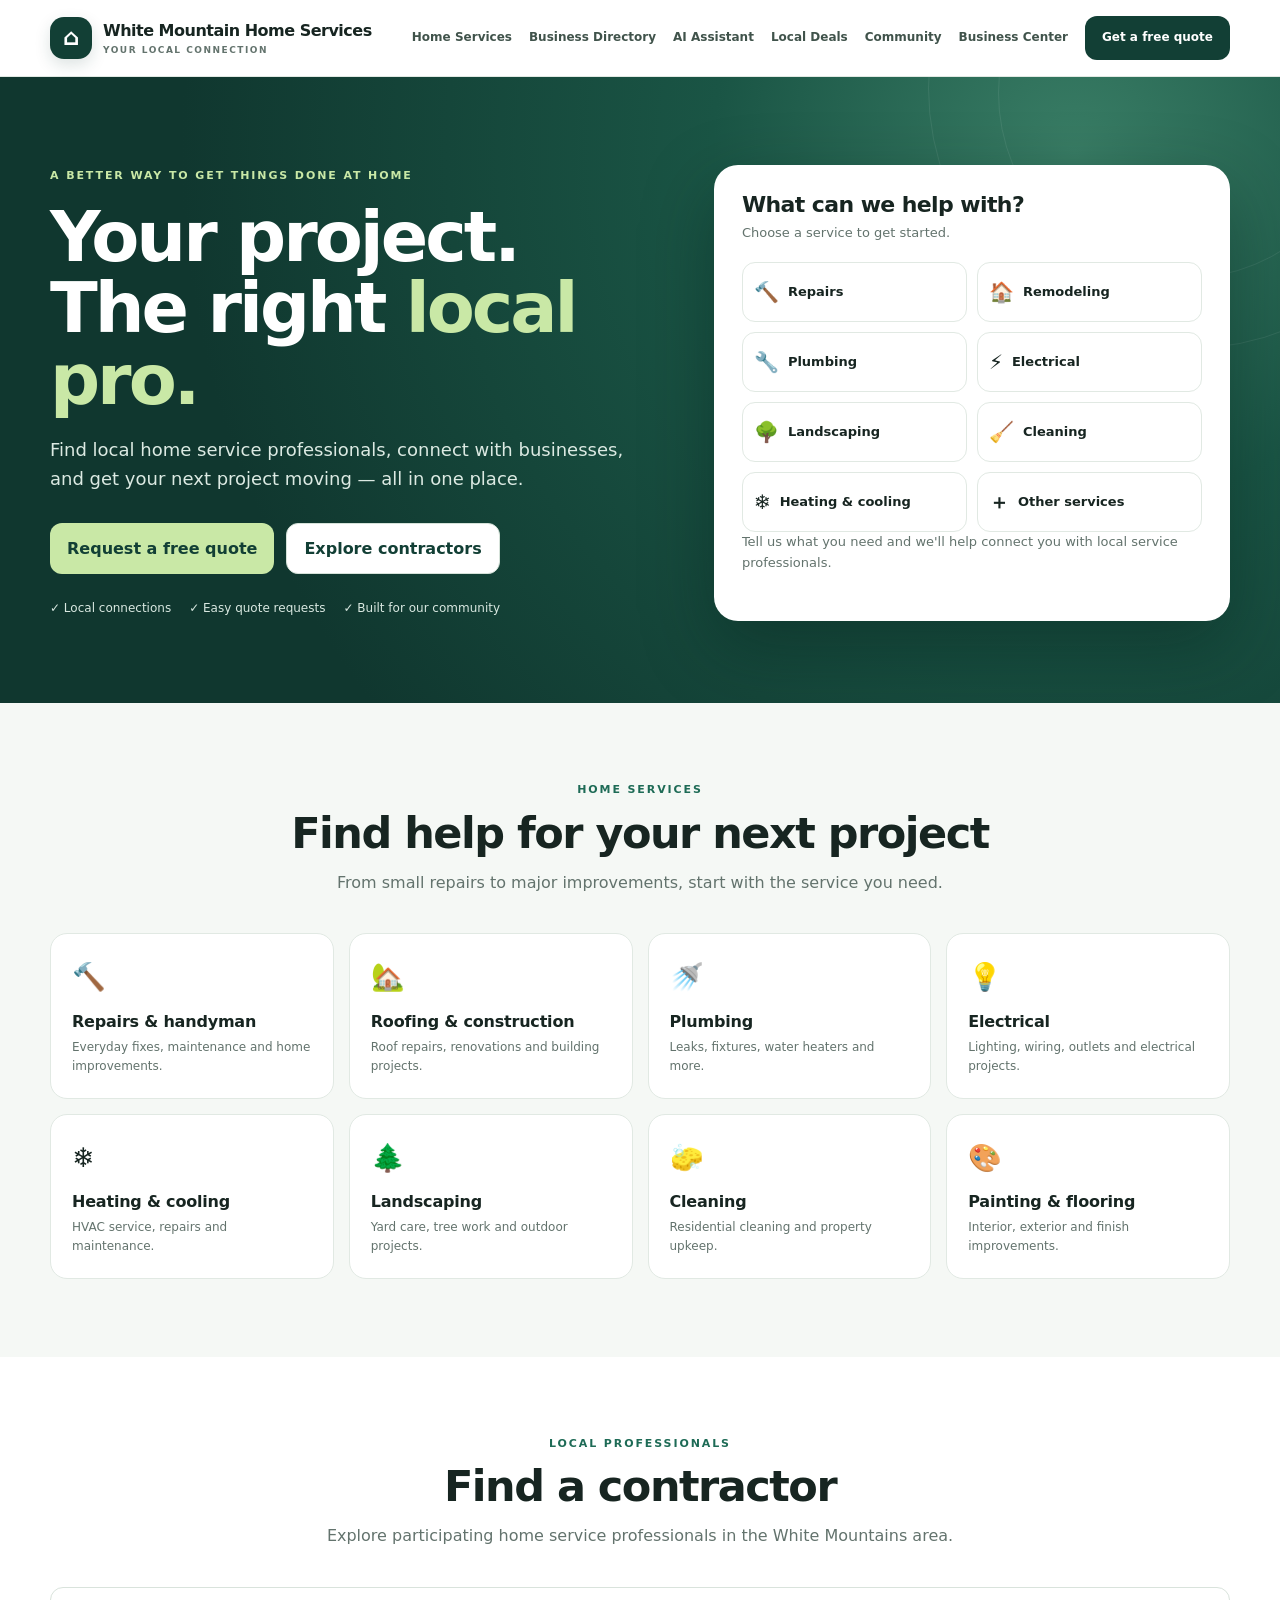
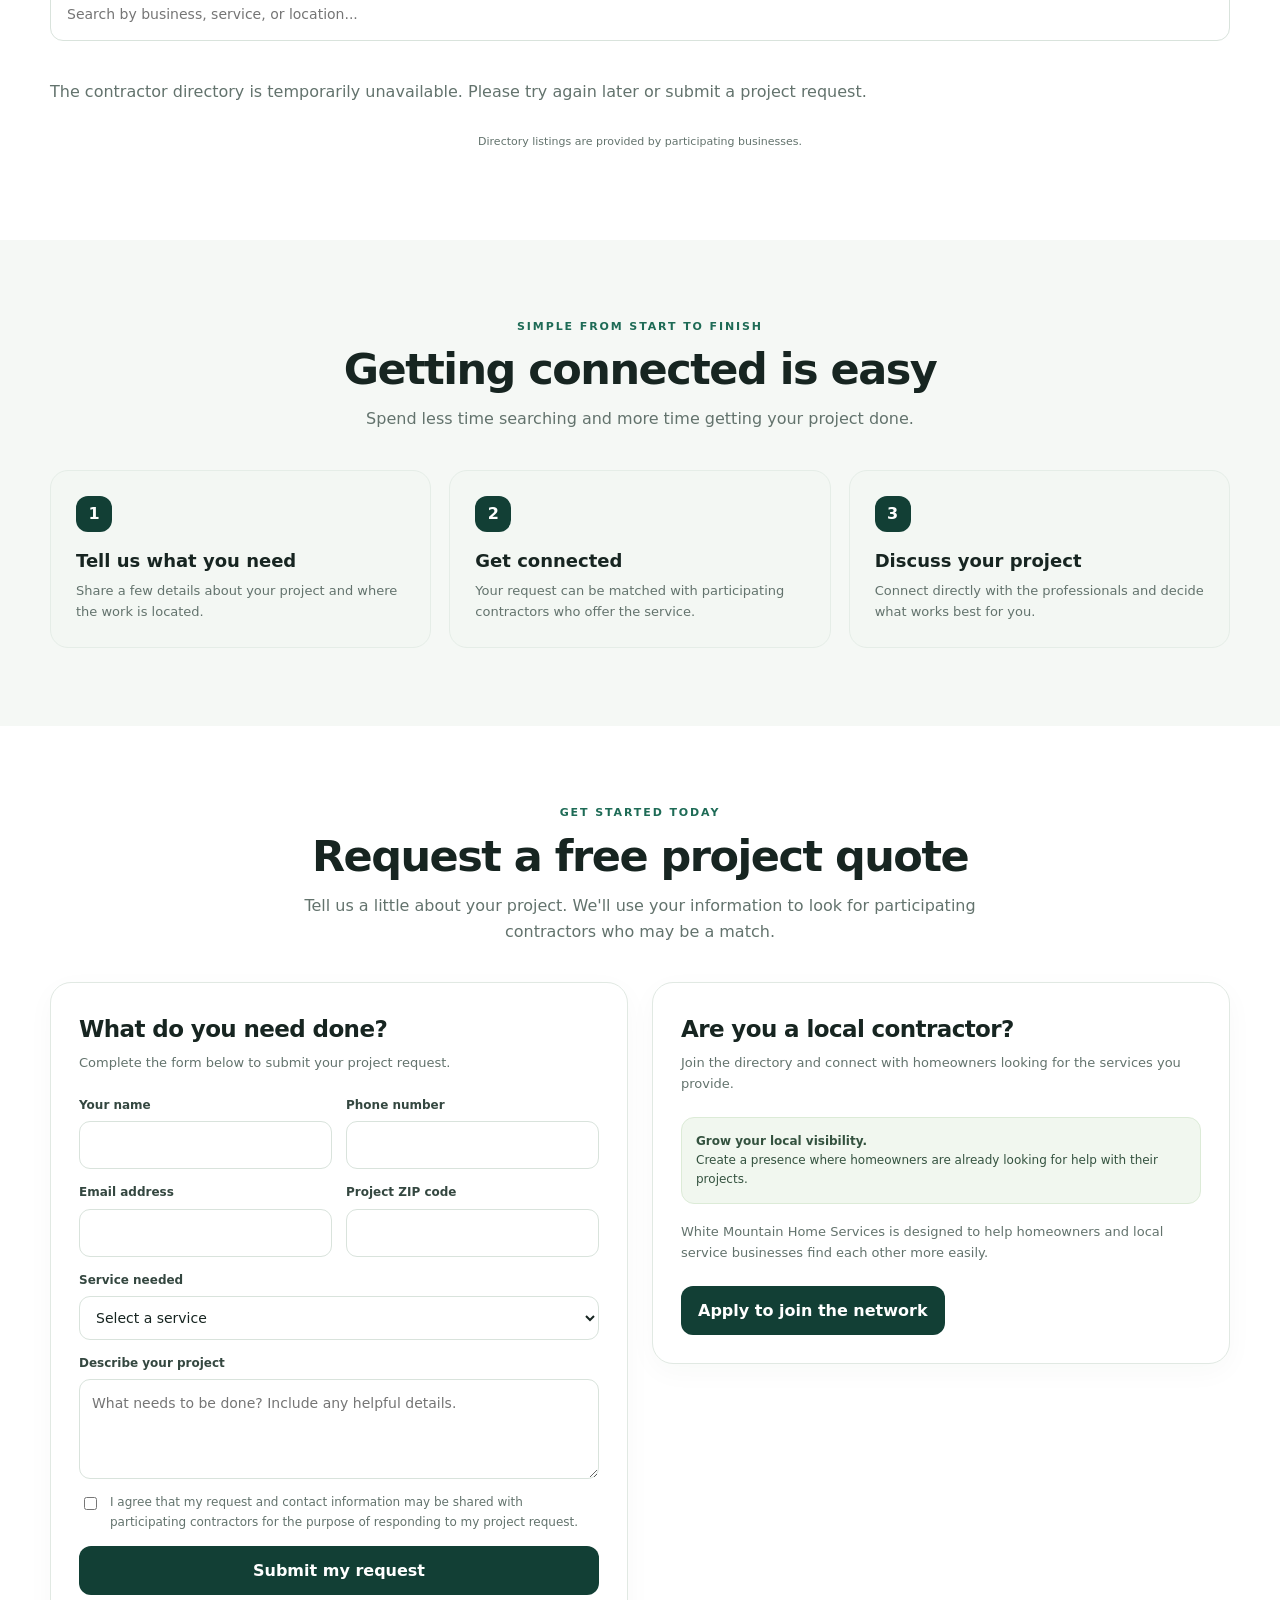
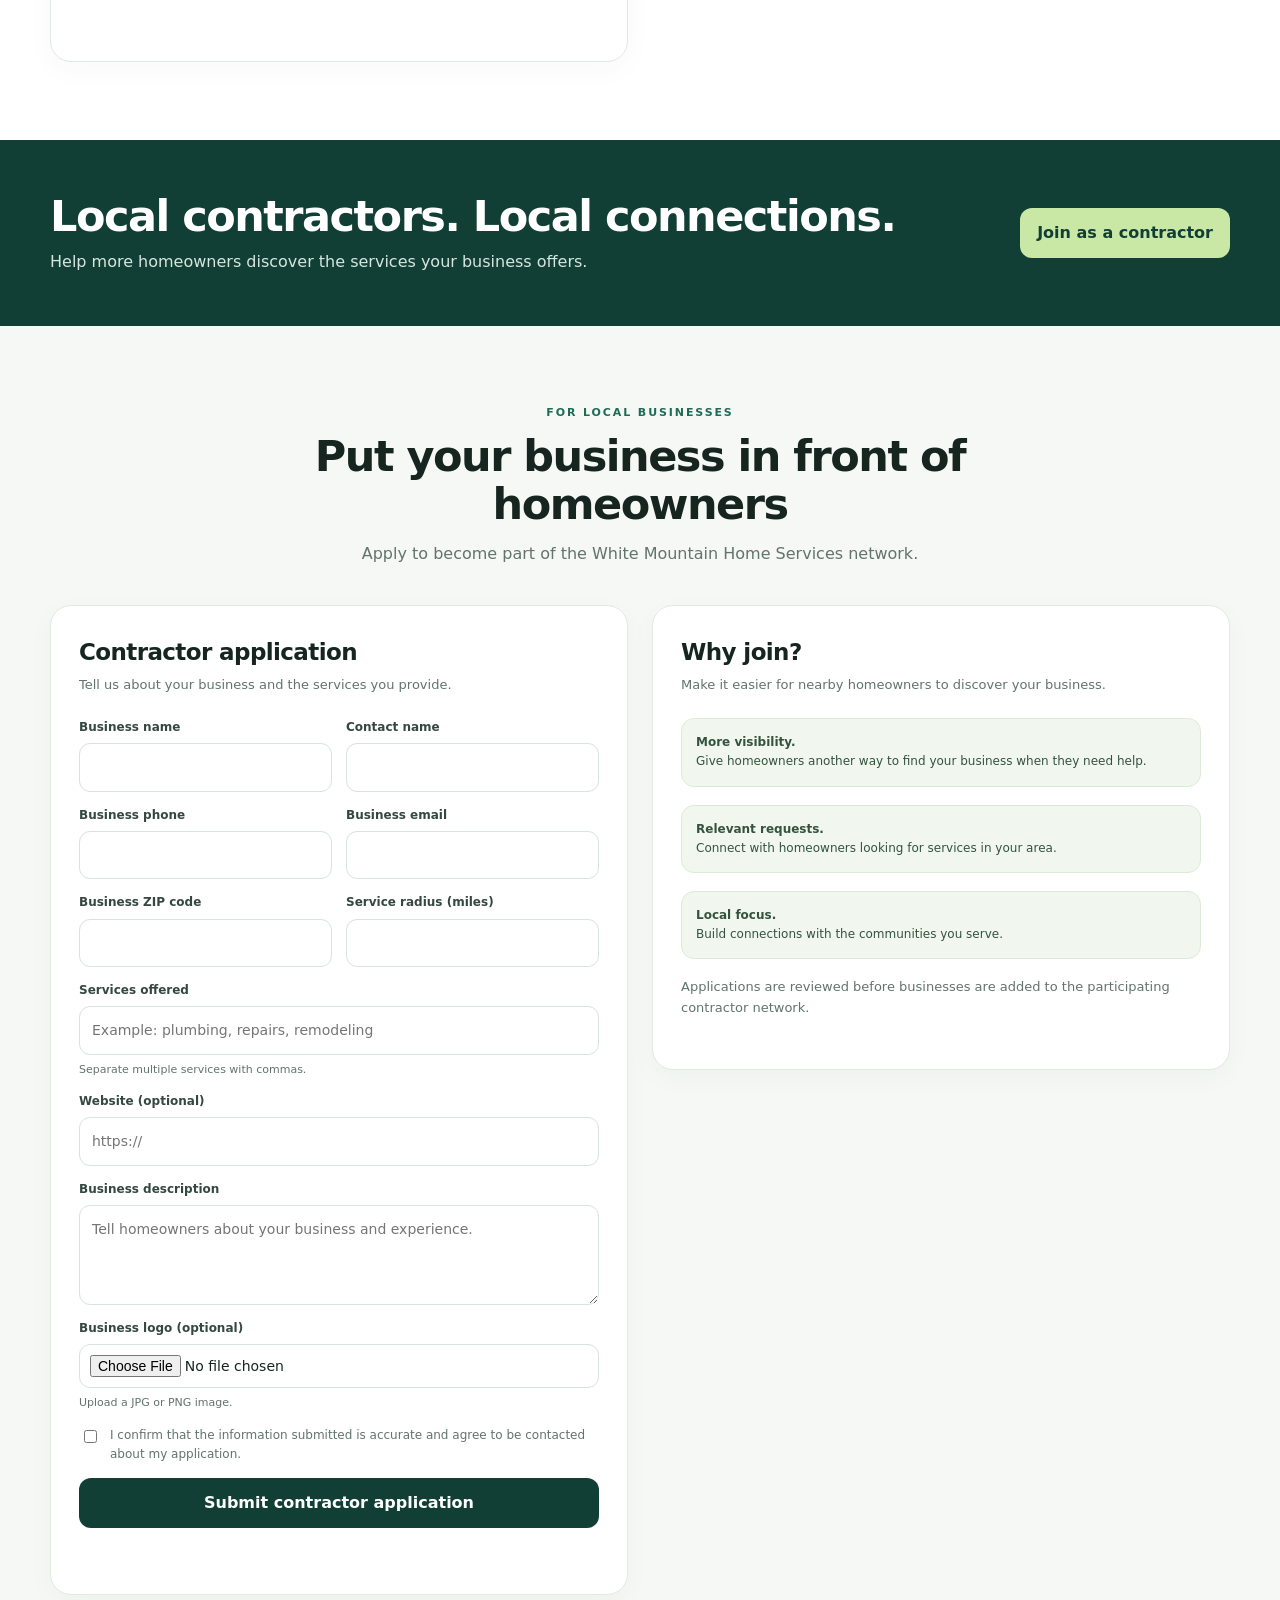
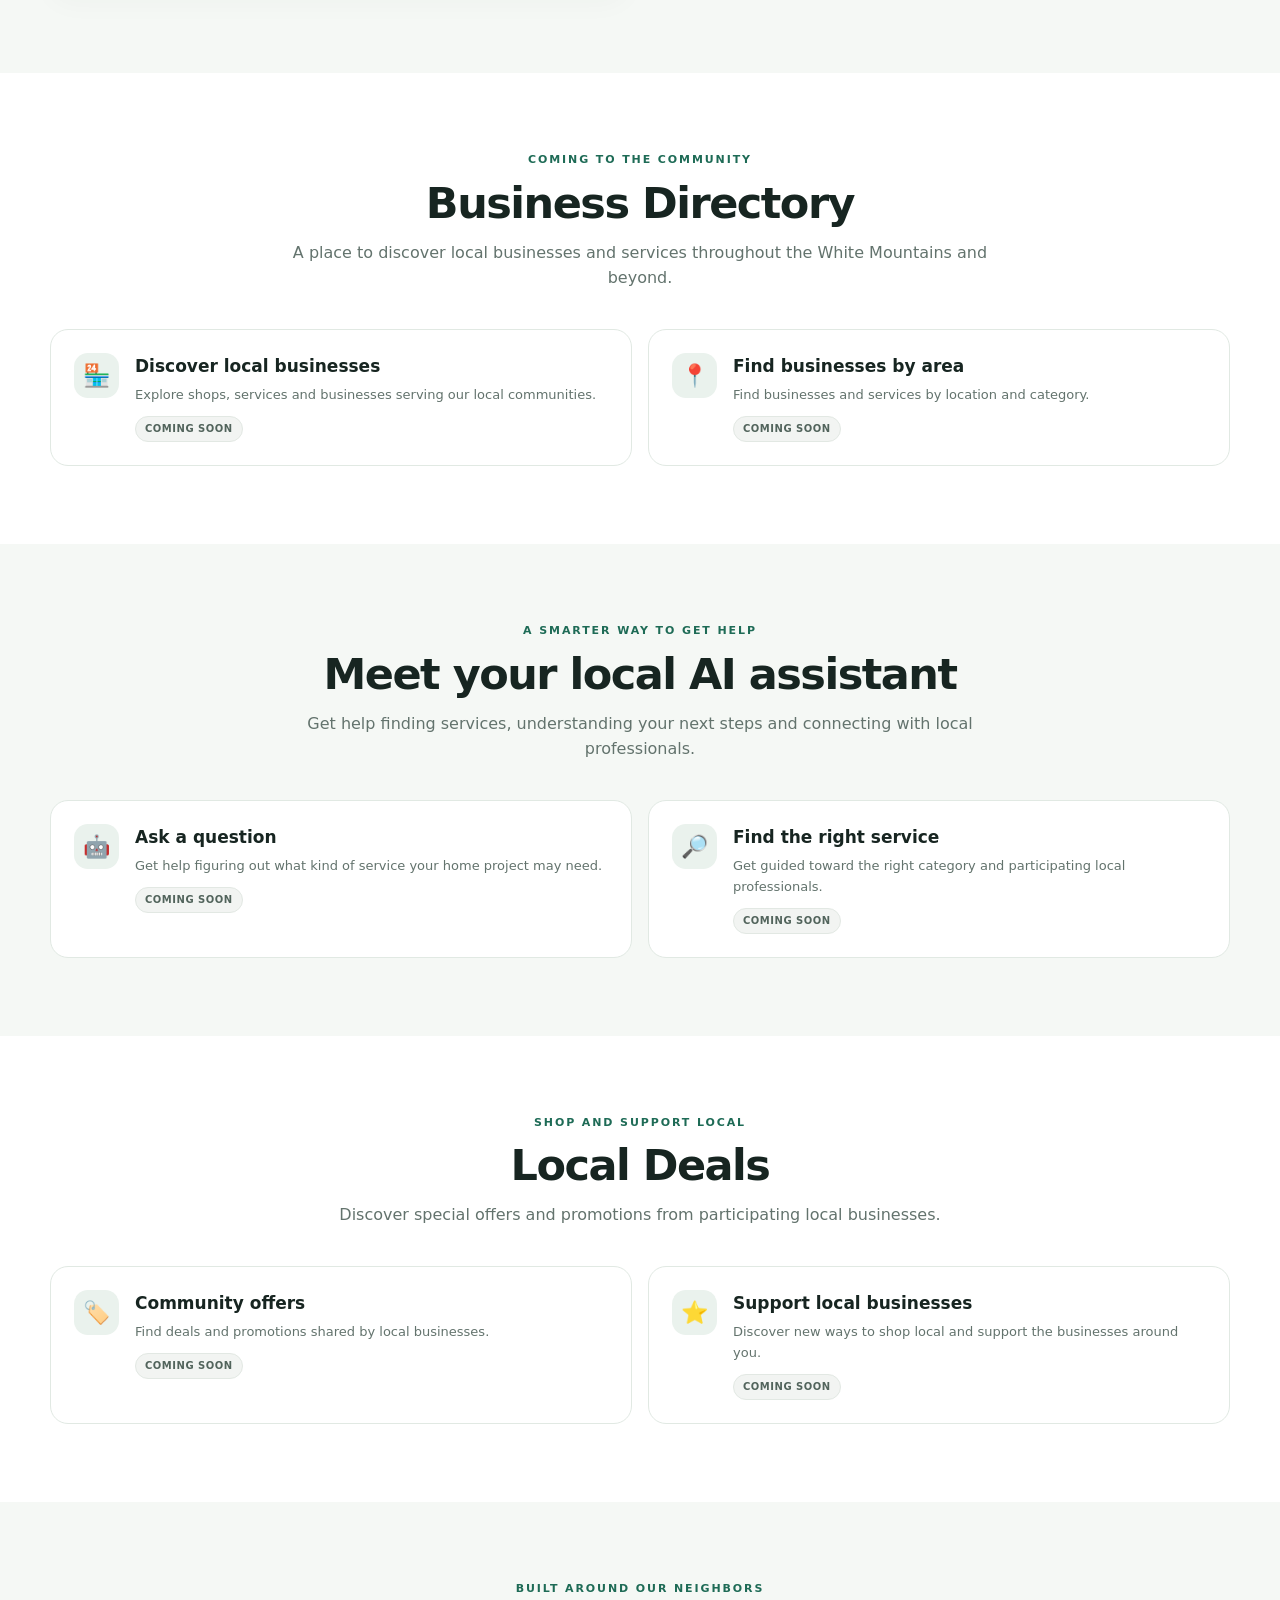
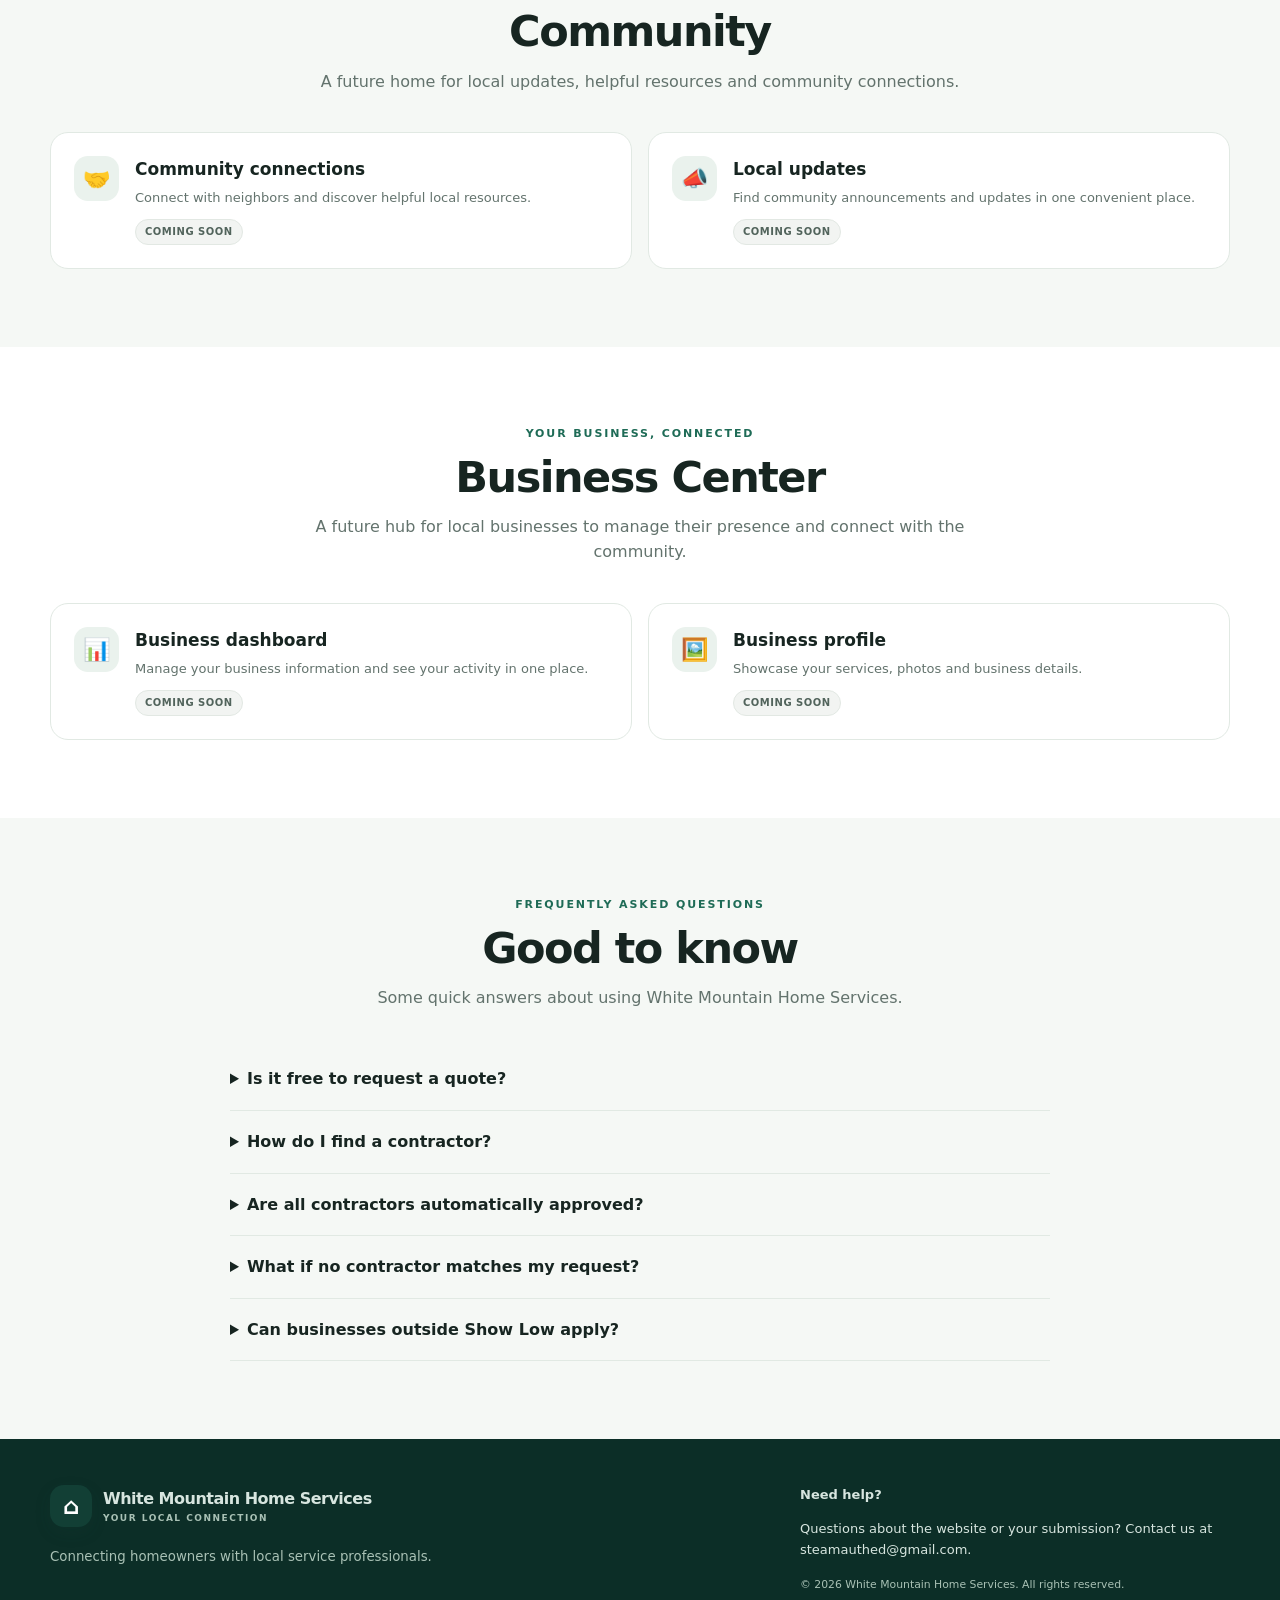
<file: index.html>
<!DOCTYPE html>
<html lang="en">
<head>
<meta charset="utf-8">
<meta name="viewport" content="width=device-width, initial-scale=1">
<meta name="description" content="Connect with Show Low-area home service professionals. Request a quote for repairs, maintenance, remodeling and more.">
<meta name="theme-color" content="#123f35">
<title>White Mountain Home Services | HomeService Connect</title>
<link rel="stylesheet" href="styles.css">
<style>
:root {
  --green:#123f35;
  --green-2:#1e6b56;
  --green-3:#eaf2ed;
  --lime:#c9e8a6;
  --ink:#172521;
  --muted:#63736d;
  --paper:#f5f8f5;
  --line:#e1e9e3;
  --white:#fff;
  --shadow:0 16px 45px rgba(18,63,53,.09);
}
*{box-sizing:border-box}
html{scroll-behavior:smooth;scroll-padding-top:115px}
body{margin:0;font-family:Inter,ui-sans-serif,system-ui,-apple-system,BlinkMacSystemFont,"Segoe UI",Roboto,Arial,sans-serif;color:var(--ink);background:var(--paper);line-height:1.6}
a{color:inherit;text-decoration:none}
button,input,select,textarea{font:inherit}
.wrap{width:min(1180px,100% - 44px);margin-inline:auto}
.site-header{background:rgba(255,255,255,.97);border-bottom:1px solid var(--line);position:sticky;top:0;z-index:50;backdrop-filter:blur(14px)}
.nav{min-height:76px;display:flex;align-items:center;justify-content:space-between;gap:24px}
.brand{display:flex;align-items:center;gap:11px;font-weight:850;letter-spacing:-.5px;line-height:1.2;flex-shrink:0}
.mark{width:42px;height:42px;border-radius:14px;background:var(--green);color:#fff;display:grid;place-items:center;font-size:23px;box-shadow:0 6px 16px #123f3525}
.brand small{display:block;color:var(--muted);font-size:9px;letter-spacing:1.5px;font-weight:800;margin-top:5px}
.navlinks{display:flex;align-items:center;justify-content:flex-end;gap:17px;font-size:12px;font-weight:750;white-space:nowrap}
.navlinks a:not(.btn){color:#40534b;transition:color .2s}
.navlinks a:not(.btn):hover{color:var(--green-2)}
.btn{border:0;border-radius:12px;background:var(--green);color:#fff;padding:12px 17px;font-weight:800;cursor:pointer;display:inline-flex;justify-content:center;align-items:center;gap:8px;transition:transform .2s,background .2s}
.btn:hover{background:var(--green-2);transform:translateY(-1px)}
.btn.secondary{background:#fff;color:var(--green);border:1px solid #d5e2d9}
.btn.lime{background:var(--lime);color:var(--green)}
.btn:disabled{opacity:.65;cursor:wait;transform:none}
.hero{position:relative;isolation:isolate;overflow:hidden;background:radial-gradient(circle at 84% 12%,#397d65 0,#1a5545 30%,#10372f 74%);color:#fff;padding:88px 0 82px}
.hero:before,.hero:after{content:"";position:absolute;z-index:-1;border:1px solid #ffffff14;border-radius:50%;width:520px;height:520px;right:-170px;top:-250px}
.hero:after{width:370px;height:370px;right:-90px;top:-170px}
.hero-grid{display:grid;grid-template-columns:1.08fr .92fr;gap:58px;align-items:center}
.eyebrow{color:var(--green-2);font-size:11px;letter-spacing:1.9px;font-weight:900;text-transform:uppercase}
.hero .eyebrow{color:var(--lime)}
.hero h1{font-size:clamp(42px,6vw,70px);line-height:1.02;letter-spacing:-3px;margin:17px 0 20px;max-width:680px}
.hero h1 span{color:var(--lime)}
.hero-copy{font-size:18px;color:#dceae3;max-width:590px;margin:0}
.hero-actions{display:flex;gap:12px;flex-wrap:wrap;margin-top:29px}
.trust{display:flex;gap:18px;flex-wrap:wrap;color:#d9e8e1;font-size:12px;margin-top:25px}
.hero-card{background:#fff;color:var(--ink);border:1px solid #ffffff55;border-radius:24px;padding:27px;box-shadow:0 25px 70px #061f1a66}
.hero-card h2{font-size:22px;letter-spacing:-.6px;margin:0 0 5px}
.hero-card>p{color:var(--muted);font-size:13px;margin:0 0 19px}
.quickgrid{display:grid;grid-template-columns:1fr 1fr;gap:10px}
.quick{border:1px solid var(--line);border-radius:13px;padding:13px 11px;font-size:13px;font-weight:750;display:flex;align-items:center;gap:9px;transition:border .2s,background .2s,transform .2s}
.quick:hover{border-color:#9cbea9;background:#f5faf6;transform:translateY(-2px)}
.quick span{font-size:20px}
.hero-card-note{font-size:11px;color:var(--muted);margin:17px 0 0}
.section{padding:78px 0}
.section.white{background:#fff}
.section-head{text-align:center;max-width:710px;margin:0 auto 38px}
.section-head .eyebrow{color:var(--green-2)}
h2{font-size:clamp(30px,4vw,43px);letter-spacing:-1.5px;line-height:1.12;margin:10px 0 13px}
.section-head p,.muted{color:var(--muted)}
.section-head p{margin:0}
.services{display:grid;grid-template-columns:repeat(4,1fr);gap:15px}
.service{background:#fff;border:1px solid var(--line);border-radius:17px;padding:21px;min-height:148px;transition:transform .2s,box-shadow .2s,border .2s}
.service:hover{transform:translateY(-3px);box-shadow:var(--shadow);border-color:#c5d9cc}
.service .ico{font-size:27px}
.service h3{margin:10px 0 4px;font-size:16px;letter-spacing:-.2px}
.service p{margin:0;color:var(--muted);font-size:12px}
.directory-search{width:100%;padding:15px 16px;margin:0 0 22px;border:1px solid #d9e3dc;border-radius:13px;background:#fff;font-size:14px}
.contractor-grid{display:grid;grid-template-columns:repeat(auto-fit,minmax(260px,1fr));gap:18px}
.contractor-card{background:#fff;border:1px solid var(--line);border-radius:18px;padding:22px;box-shadow:0 5px 18px rgba(0,0,0,.045);transition:transform .2s,box-shadow .2s}
.contractor-card:hover{transform:translateY(-3px);box-shadow:var(--shadow)}
.contractor-logo {
  width: 100%;
  height: 150px;
  display: flex;
  align-items: center;
  justify-content: center;
  margin-bottom: 16px;
  background: #f5f8f5;
  border-radius: 12px;
  overflow: hidden;
}

.contractor-logo img {
  max-width: 100%;
  max-height: 100%;
  width: auto;
  height: auto;
  object-fit: contain;
}
  .contractor-card h3{margin:0 0 8px;color:var(--green);font-size:20px}
.contractor-card p{color:#52645c;line-height:1.6;margin:8px 0;font-size:13px}
.contractor-card a{display:inline-block;background:var(--green);color:#fff;padding:10px 15px;border-radius:9px;font-weight:750;font-size:13px;margin:5px 5px 0 0}
.contractor-card a:hover{background:var(--green-2)}
.service-badge{display:inline-block;background:#e5f3ed;color:#176b52;padding:6px 10px;border-radius:20px;font-size:12px;font-weight:700;margin:3px 4px 3px 0}
.how{display:grid;grid-template-columns:repeat(3,1fr);gap:18px}
.step{padding:25px;background:#f3f7f3;border:1px solid #e5ede7;border-radius:18px}
.num{width:36px;height:36px;background:var(--green);color:#fff;border-radius:12px;display:grid;place-items:center;font-weight:850}
.step h3{margin:15px 0 5px;font-size:18px}
.step p{margin:0;color:var(--muted);font-size:13px}
.split{display:grid;grid-template-columns:1fr 1fr;gap:24px;align-items:start}
.panel{background:#fff;border:1px solid var(--line);border-radius:21px;padding:28px;box-shadow:0 8px 28px #183d2d08}
.panel h3{font-size:23px;letter-spacing:-.6px;margin:0 0 5px}
.panel>p{color:var(--muted);font-size:13px;margin:0 0 22px}
.formgrid{display:grid;grid-template-columns:1fr 1fr;gap:14px}
.field{display:flex;flex-direction:column;gap:6px;min-width:0}
.field.full{grid-column:1/-1}
label{font-size:12px;font-weight:800;color:#344740}
input,select,textarea{width:100%;border:1px solid #d9e3dc;border-radius:11px;padding:12px;font-size:14px;background:#fff;color:var(--ink)}
textarea{min-height:100px;resize:vertical}
input:focus,select:focus,textarea:focus{outline:2px solid #b8d9c8;border-color:var(--green-2)}
input[type=file]{padding:10px}
.hint{font-size:11px;color:var(--muted)}
.formmsg{font-size:13px;margin-top:12px;min-height:20px}
.notice{background:#f1f7ef;border:1px solid #dcebd7;border-radius:13px;padding:14px;color:#34523f;font-size:12px;margin:18px 0}
.checkbox{display:flex;gap:9px;align-items:flex-start;font-size:12px;color:var(--muted);font-weight:500}
.checkbox input{width:auto;min-width:15px;margin-top:4px}
.band{background:var(--green);color:#fff;padding:52px 0}
.bandrow{display:flex;justify-content:space-between;align-items:center;gap:25px}
.band h2{margin:0 0 8px}
.band p{color:#d6e6de;margin:0}
.future-grid{display:grid;grid-template-columns:repeat(2,1fr);gap:16px}
.future-card{background:#fff;border:1px solid var(--line);border-radius:18px;padding:23px;display:flex;gap:16px;align-items:flex-start}
.future-icon{width:45px;height:45px;border-radius:14px;background:var(--green-3);display:grid;place-items:center;font-size:22px;flex-shrink:0}
.future-card h3{margin:0 0 5px;font-size:17px}
.future-card p{margin:0;color:var(--muted);font-size:13px}
.coming{display:inline-block;margin-top:10px;background:#f2f4f2;color:#52645c;border:1px solid #e2e8e3;padding:4px 9px;border-radius:30px;font-size:10px;font-weight:850;letter-spacing:.5px;text-transform:uppercase}
.faq{max-width:820px;margin:auto}
.faq details{border-bottom:1px solid var(--line);padding:18px 0}
.faq summary{font-weight:800;cursor:pointer}
.faq p{color:var(--muted);font-size:13px}
footer{background:#0c2e27;color:#d7e5df;padding:46px 0}
.foot{display:flex;justify-content:space-between;gap:28px;flex-wrap:wrap}
.foot small{color:#a9c1b5}
.foot-contact{max-width:430px;font-size:13px}
.admin-note{font-size:11px;color:var(--muted);text-align:center;margin-top:12px}
@media(max-width:1050px){
 .nav{align-items:flex-start;flex-direction:column;padding-top:13px;padding-bottom:13px;gap:12px}
 .navlinks{width:100%;justify-content:flex-start;overflow-x:auto;padding:2px 0 7px;gap:18px}
 .hero-grid{gap:30px}
}
@media(max-width:800px){
 .hero-grid,.split{grid-template-columns:1fr}
 .hero{padding:62px 0}
 .hero-grid{gap:32px}
 .services{grid-template-columns:repeat(2,1fr)}
 .how{grid-template-columns:1fr}
 .bandrow{align-items:flex-start;flex-direction:column}
 .future-grid{grid-template-columns:1fr}
}
@media(max-width:520px){
 .wrap{width:min(100% - 30px,1180px)}
 .nav{min-height:0}
 .brand{font-size:14px}
 .navlinks{gap:16px;font-size:12px}
 .navlinks .btn{padding:9px 12px}
 .hero{padding:49px 0}
 .hero h1{font-size:43px;letter-spacing:-2px}
 .hero-copy{font-size:15px}
 .hero-card{padding:19px}
 .quickgrid{gap:7px}
 .quick{padding:10px 8px;font-size:11px}
 .section{padding:58px 0}
 .services{gap:9px}
 .service{padding:14px;min-height:135px}
 .service h3{font-size:14px}
 .formgrid{grid-template-columns:1fr}
 .field.full{grid-column:auto}
 .panel{padding:19px}
 .contractor-grid{grid-template-columns:1fr}
}
</style>
</head>
<body>

<header class="site-header">
  <div class="wrap nav">
    <a class="brand" href="#" aria-label="White Mountain Home Services home">
      <span class="mark">⌂</span>
      <span>White Mountain Home Services<small>YOUR LOCAL CONNECTION</small></span>
    </a>
    <nav class="navlinks" aria-label="Main navigation">
      <a href="#services">Home Services</a>
      <a href="#business-directory">Business Directory</a>
      <a href="#ai-assistant">AI Assistant</a>
      <a href="#local-deals">Local Deals</a>
      <a href="#community">Community</a>
      <a href="#business-center">Business Center</a>
      <a class="btn" href="#quote">Get a free quote</a>
    </nav>
  </div>
</header>
<main>
  <section class="hero">
    <div class="wrap hero-grid">
      <div>
        <div class="eyebrow">A better way to get things done at home</div>
        <h1>Your project.<br>The right <span>local pro.</span></h1>
        <p class="hero-copy">Find local home service professionals, connect with businesses, and get your next project moving — all in one place.</p>
        <div class="hero-actions">
          <a class="btn lime" href="#quote">Request a free quote</a>
          <a class="btn secondary" href="#directory">Explore contractors</a>
        </div>
        <div class="trust">
          <span>✓ Local connections</span>
          <span>✓ Easy quote requests</span>
          <span>✓ Built for our community</span>
        </div>
      </div>
      <div class="hero-card">
        <h2>What can we help with?</h2>
        <p>Choose a service to get started.</p>
        <div class="quickgrid">
          <a class="quick" href="#quote"><span>🔨</span> Repairs</a>
          <a class="quick" href="#quote"><span>🏠</span> Remodeling</a>
          <a class="quick" href="#quote"><span>🔧</span> Plumbing</a>
          <a class="quick" href="#quote"><span>⚡</span> Electrical</a>
          <a class="quick" href="#quote"><span>🌳</span> Landscaping</a>
          <a class="quick" href="#quote"><span>🧹</span> Cleaning</a>
          <a class="quick" href="#quote"><span>❄️</span> Heating & cooling</a>
          <a class="quick" href="#quote"><span>＋</span> Other services</a>
        </div>
        <p class="hero-card-note">Tell us what you need and we'll help connect you with local service professionals.</p>
      </div>
    </div>
  </section>

  <section class="section" id="services">
    <div class="wrap">
      <div class="section-head">
        <div class="eyebrow">Home services</div>
        <h2>Find help for your next project</h2>
        <p>From small repairs to major improvements, start with the service you need.</p>
      </div>
      <div class="services">
        <a class="service" href="#quote"><div class="ico">🔨</div><h3>Repairs & handyman</h3><p>Everyday fixes, maintenance and home improvements.</p></a>
        <a class="service" href="#quote"><div class="ico">🏡</div><h3>Roofing & construction</h3><p>Roof repairs, renovations and building projects.</p></a>
        <a class="service" href="#quote"><div class="ico">🚿</div><h3>Plumbing</h3><p>Leaks, fixtures, water heaters and more.</p></a>
        <a class="service" href="#quote"><div class="ico">💡</div><h3>Electrical</h3><p>Lighting, wiring, outlets and electrical projects.</p></a>
        <a class="service" href="#quote"><div class="ico">❄️</div><h3>Heating & cooling</h3><p>HVAC service, repairs and maintenance.</p></a>
        <a class="service" href="#quote"><div class="ico">🌲</div><h3>Landscaping</h3><p>Yard care, tree work and outdoor projects.</p></a>
        <a class="service" href="#quote"><div class="ico">🧽</div><h3>Cleaning</h3><p>Residential cleaning and property upkeep.</p></a>
        <a class="service" href="#quote"><div class="ico">🎨</div><h3>Painting & flooring</h3><p>Interior, exterior and finish improvements.</p></a>
      </div>
    </div>
  </section>

  <section class="section white" id="directory">
    <div class="wrap">
      <div class="section-head">
        <div class="eyebrow">Local professionals</div>
        <h2>Find a contractor</h2>
        <p>Explore participating home service professionals in the White Mountains area.</p>
      </div>
      <input class="directory-search" id="directorySearch" type="search" placeholder="Search by business, service, or location..." aria-label="Search contractors">
      <div class="contractor-grid" id="contractorDirectory">
        <p class="muted">Loading local contractors...</p>
      </div>
      <p class="admin-note" id="directoryMessage">Directory listings are provided by participating businesses.</p>
    </div>
  </section>

  <section class="section" id="how">
    <div class="wrap">
      <div class="section-head">
        <div class="eyebrow">Simple from start to finish</div>
        <h2>Getting connected is easy</h2>
        <p>Spend less time searching and more time getting your project done.</p>
      </div>
      <div class="how">
        <div class="step">
          <div class="num">1</div>
          <h3>Tell us what you need</h3>
          <p>Share a few details about your project and where the work is located.</p>
        </div>
        <div class="step">
          <div class="num">2</div>
          <h3>Get connected</h3>
          <p>Your request can be matched with participating contractors who offer the service.</p>
        </div>
        <div class="step">
          <div class="num">3</div>
          <h3>Discuss your project</h3>
          <p>Connect directly with the professionals and decide what works best for you.</p>
        </div>
      </div>
    </div>
  </section>

  <section class="section white" id="quote">
    <div class="wrap">
      <div class="section-head">
        <div class="eyebrow">Get started today</div>
        <h2>Request a free project quote</h2>
        <p>Tell us a little about your project. We'll use your information to look for participating contractors who may be a match.</p>
      </div>

      <div class="split">
        <div class="panel">
          <h3>What do you need done?</h3>
          <p>Complete the form below to submit your project request.</p>
          <form id="quoteForm">
            <div class="formgrid">
              <div class="field">
                <label for="quoteName">Your name</label>
                <input id="quoteName" name="name" type="text" autocomplete="name" required>
              </div>
              <div class="field">
                <label for="quotePhone">Phone number</label>
                <input id="quotePhone" name="phone" type="tel" autocomplete="tel" required>
              </div>
              <div class="field">
                <label for="quoteEmail">Email address</label>
                <input id="quoteEmail" name="email" type="email" autocomplete="email">
              </div>
              <div class="field">
                <label for="quoteZip">Project ZIP code</label>
                <input id="quoteZip" name="zip" type="text" inputmode="numeric" maxlength="10" required>
              </div>
              <div class="field full">
                <label for="quoteService">Service needed</label>
                <select id="quoteService" name="service" required>
                  <option value="">Select a service</option>
                  <option>General repairs / handyman</option>
                  <option>Roofing</option>
                  <option>Construction / remodeling</option>
                  <option>Plumbing</option>
                  <option>Electrical</option>
                  <option>Heating & cooling</option>
                  <option>Landscaping / tree service</option>
                  <option>Cleaning</option>
                  <option>Painting</option>
                  <option>Flooring</option>
                  <option>Other</option>
                </select>
              </div>
              <div class="field full">
                <label for="quoteDetails">Describe your project</label>
                <textarea id="quoteDetails" name="details" placeholder="What needs to be done? Include any helpful details." required></textarea>
              </div>
              <div class="field full">
                <label class="checkbox">
                  <input type="checkbox" name="consent" value="yes" required>
                  <span>I agree that my request and contact information may be shared with participating contractors for the purpose of responding to my project request.</span>
                </label>
              </div>
              <div class="field full">
                <button class="btn" type="submit" id="quoteSubmit">Submit my request</button>
                <div class="formmsg" id="quoteMessage" role="status" aria-live="polite"></div>
              </div>
            </div>
          </form>
        </div>

        <div class="panel">
          <h3>Are you a local contractor?</h3>
          <p>Join the directory and connect with homeowners looking for the services you provide.</p>
          <div class="notice">
            <strong>Grow your local visibility.</strong><br>
            Create a presence where homeowners are already looking for help with their projects.
          </div>
          <p class="muted">White Mountain Home Services is designed to help homeowners and local service businesses find each other more easily.</p>
          <a class="btn" href="#contractors">Apply to join the network</a>
        </div>
      </div>
    </div>
  </section>
    <section class="band">
    <div class="wrap bandrow">
      <div>
        <h2>Local contractors. Local connections.</h2>
        <p>Help more homeowners discover the services your business offers.</p>
      </div>
      <a class="btn lime" href="#contractors">Join as a contractor</a>
    </div>
  </section>

  <section class="section" id="contractors">
    <div class="wrap">
      <div class="section-head">
        <div class="eyebrow">For local businesses</div>
        <h2>Put your business in front of homeowners</h2>
        <p>Apply to become part of the White Mountain Home Services network.</p>
      </div>

      <div class="split">
        <div class="panel">
          <h3>Contractor application</h3>
          <p>Tell us about your business and the services you provide.</p>
          <form id="contractorForm">
            <div class="formgrid">
              <div class="field">
                <label for="businessName">Business name</label>
                <input id="businessName" name="businessName" type="text" required>
              </div>
              <div class="field">
                <label for="contactName">Contact name</label>
                <input id="contactName" name="contactName" type="text" required>
              </div>
              <div class="field">
                <label for="contractorPhone">Business phone</label>
                <input id="contractorPhone" name="phone" type="tel" required>
              </div>
              <div class="field">
                <label for="contractorEmail">Business email</label>
                <input id="contractorEmail" name="email" type="email" required>
              </div>
              <div class="field">
                <label for="contractorZip">Business ZIP code</label>
                <input id="contractorZip" name="zip" type="text" inputmode="numeric" maxlength="10" required>
              </div>
              <div class="field">
                <label for="serviceRadius">Service radius (miles)</label>
                <input id="serviceRadius" name="radius" type="number" min="1" max="250" required>
              </div>
              <div class="field full">
                <label for="contractorServices">Services offered</label>
                <input id="contractorServices" name="services" type="text" placeholder="Example: plumbing, repairs, remodeling" required>
                <span class="hint">Separate multiple services with commas.</span>
              </div>
              <div class="field full">
                <label for="businessWebsite">Website (optional)</label>
                <input id="businessWebsite" name="website" type="url" placeholder="https://">
              </div>
              <div class="field full">
                <label for="businessDescription">Business description</label>
                <textarea id="businessDescription" name="description" placeholder="Tell homeowners about your business and experience."></textarea>
              </div>
              <div class="field full">
                <label for="contractorLogo">Business logo (optional)</label>
                <input id="contractorLogo" name="logo" type="file" accept="image/png,image/jpeg">
                <span class="hint">Upload a JPG or PNG image.</span>
              </div>
              <div class="field full">
                <label class="checkbox">
                  <input type="checkbox" name="contractorConsent" value="yes" required>
                  <span>I confirm that the information submitted is accurate and agree to be contacted about my application.</span>
                </label>
              </div>
              <div class="field full">
                <button class="btn" type="submit" id="contractorSubmit">Submit contractor application</button>
                <div class="formmsg" id="contractorMessage" role="status" aria-live="polite"></div>
              </div>
            </div>
          </form>
        </div>

        <div class="panel">
          <h3>Why join?</h3>
          <p>Make it easier for nearby homeowners to discover your business.</p>
          <div class="notice">
            <strong>More visibility.</strong><br>
            Give homeowners another way to find your business when they need help.
          </div>
          <div class="notice">
            <strong>Relevant requests.</strong><br>
            Connect with homeowners looking for services in your area.
          </div>
          <div class="notice">
            <strong>Local focus.</strong><br>
            Build connections with the communities you serve.
          </div>
          <p class="muted">Applications are reviewed before businesses are added to the participating contractor network.</p>
        </div>
      </div>
    </div>
  </section>

  <section class="section white" id="business-directory">
    <div class="wrap">
      <div class="section-head">
        <div class="eyebrow">Coming to the community</div>
        <h2>Business Directory</h2>
        <p>A place to discover local businesses and services throughout the White Mountains and beyond.</p>
      </div>
      <div class="future-grid">
        <div class="future-card">
          <div class="future-icon">🏪</div>
          <div>
            <h3>Discover local businesses</h3>
            <p>Explore shops, services and businesses serving our local communities.</p>
            <span class="coming">Coming soon</span>
          </div>
        </div>
        <div class="future-card">
          <div class="future-icon">📍</div>
          <div>
            <h3>Find businesses by area</h3>
            <p>Find businesses and services by location and category.</p>
            <span class="coming">Coming soon</span>
          </div>
        </div>
      </div>
    </div>
  </section>

  <section class="section" id="ai-assistant">
    <div class="wrap">
      <div class="section-head">
        <div class="eyebrow">A smarter way to get help</div>
        <h2>Meet your local AI assistant</h2>
        <p>Get help finding services, understanding your next steps and connecting with local professionals.</p>
      </div>
      <div class="future-grid">
        <div class="future-card">
          <div class="future-icon">🤖</div>
          <div>
            <h3>Ask a question</h3>
            <p>Get help figuring out what kind of service your home project may need.</p>
            <span class="coming">Coming soon</span>
          </div>
        </div>
        <div class="future-card">
          <div class="future-icon">🔎</div>
          <div>
            <h3>Find the right service</h3>
            <p>Get guided toward the right category and participating local professionals.</p>
            <span class="coming">Coming soon</span>
          </div>
        </div>
      </div>
    </div>
  </section>

  <section class="section white" id="local-deals">
    <div class="wrap">
      <div class="section-head">
        <div class="eyebrow">Shop and support local</div>
        <h2>Local Deals</h2>
        <p>Discover special offers and promotions from participating local businesses.</p>
      </div>
      <div class="future-grid">
        <div class="future-card">
          <div class="future-icon">🏷️</div>
          <div>
            <h3>Community offers</h3>
            <p>Find deals and promotions shared by local businesses.</p>
            <span class="coming">Coming soon</span>
          </div>
        </div>
        <div class="future-card">
          <div class="future-icon">⭐</div>
          <div>
            <h3>Support local businesses</h3>
            <p>Discover new ways to shop local and support the businesses around you.</p>
            <span class="coming">Coming soon</span>
          </div>
        </div>
      </div>
    </div>
  </section>

  <section class="section" id="community">
    <div class="wrap">
      <div class="section-head">
        <div class="eyebrow">Built around our neighbors</div>
        <h2>Community</h2>
        <p>A future home for local updates, helpful resources and community connections.</p>
      </div>
      <div class="future-grid">
        <div class="future-card">
          <div class="future-icon">🤝</div>
          <div>
            <h3>Community connections</h3>
            <p>Connect with neighbors and discover helpful local resources.</p>
            <span class="coming">Coming soon</span>
          </div>
        </div>
        <div class="future-card">
          <div class="future-icon">📣</div>
          <div>
            <h3>Local updates</h3>
            <p>Find community announcements and updates in one convenient place.</p>
            <span class="coming">Coming soon</span>
          </div>
        </div>
      </div>
    </div>
  </section>
  <section class="section white" id="business-center">
    <div class="wrap">
      <div class="section-head">
        <div class="eyebrow">Your business, connected</div>
        <h2>Business Center</h2>
        <p>A future hub for local businesses to manage their presence and connect with the community.</p>
      </div>
      <div class="future-grid">
        <div class="future-card">
          <div class="future-icon">📊</div>
          <div>
            <h3>Business dashboard</h3>
            <p>Manage your business information and see your activity in one place.</p>
            <span class="coming">Coming soon</span>
          </div>
        </div>
        <div class="future-card">
          <div class="future-icon">🖼️</div>
          <div>
            <h3>Business profile</h3>
            <p>Showcase your services, photos and business details.</p>
            <span class="coming">Coming soon</span>
          </div>
        </div>
      </div>
    </div>
  </section>

  <section class="section">
    <div class="wrap">
      <div class="section-head">
        <div class="eyebrow">Frequently asked questions</div>
        <h2>Good to know</h2>
        <p>Some quick answers about using White Mountain Home Services.</p>
      </div>
      <div class="faq">
        <details>
          <summary>Is it free to request a quote?</summary>
          <p>Yes. Homeowners can submit a project request without paying a fee to use the quote request form.</p>
        </details>
        <details>
          <summary>How do I find a contractor?</summary>
          <p>Use the contractor directory to explore participating businesses, or submit a project request so we can look for a potential match.</p>
        </details>
        <details>
          <summary>Are all contractors automatically approved?</summary>
          <p>No. Contractor applications are reviewed before a business is added to the participating contractor network.</p>
        </details>
        <details>
          <summary>What if no contractor matches my request?</summary>
          <p>Availability depends on the services and areas covered by participating contractors. If no match is available, you can try again later as the network grows.</p>
        </details>
        <details>
          <summary>Can businesses outside Show Low apply?</summary>
          <p>Yes. Businesses serving the White Mountains and surrounding communities are welcome to apply.</p>
        </details>
      </div>
    </div>
  </section>
</main>

<footer>
  <div class="wrap foot">
    <div>
      <div class="brand">
        <span class="mark">⌂</span>
        <span>White Mountain Home Services<small>YOUR LOCAL CONNECTION</small></span>
      </div>
      <p><small>Connecting homeowners with local service professionals.</small></p>
    </div>
    <div class="foot-contact">
      <strong>Need help?</strong>
      <p>Questions about the website or your submission? Contact us at <a href="mailto:steamauthed@gmail.com">steamauthed@gmail.com</a>.</p>
      <small>© <span id="year"></span> White Mountain Home Services. All rights reserved.</small>
    </div>
  </div>
</footer>

<script>
const SCRIPT_URL = "https://script.google.com/macros/s/AKfycbzX9x6whvmRxKSnSMi0oeWd9VQKyFd8TcYgRyrl8hFjuIZm5-_Gfhuo0kf-9Mk2EJin-w/exec";
const DIRECTORY_URL = SCRIPT_URL + "?action=directory";

document.getElementById("year").textContent = new Date().getFullYear();

const directoryContainer = document.getElementById("contractorDirectory");
const directorySearch = document.getElementById("directorySearch");
let contractorListings = [];

function escapeHtml(value) {
  return String(value ?? "").replace(/[&<>"']/g, character => ({
    "&": "&amp;",
    "<": "&lt;",
    ">": "&gt;",
    '"': "&quot;",
    "'": "&#039;"
  })[character]);
}

function renderContractors(listings) {
  if (!listings.length) {
    directoryContainer.innerHTML = '<p class="muted">No matching contractors were found. Try another search or submit a project request.</p>';
    return;
  }

  directoryContainer.innerHTML = listings.map(contractor => {
    const name = escapeHtml(contractor.businessName || contractor.name || "Local Contractor");
    const services = escapeHtml(contractor.services || "Home services");
    const description = escapeHtml(contractor.description || "Contact this business to learn more about its services.");
    const phone = String(contractor.phone || "").replace(/[^\d+]/g, "");
    const website = String(contractor.website || "").trim();
    const safeWebsite = /^https?:\/\//i.test(website) ? website : "";
    const logo = String(contractor.logo || "").trim();

    return `
      <article class="contractor-card">

        ${logo ? `
          <div class="contractor-logo">
            <img src="${escapeHtml(logo)}"
                 alt="${name} logo"
                 loading="lazy"
                 onerror="this.parentElement.style.display='none'">
          </div>
        ` : ""}

        <h3>${name}</h3>

        <p>${description}</p>

        <p><strong>Services:</strong> ${services}</p>

        ${contractor.zip ? `<p><strong>ZIP:</strong> ${escapeHtml(contractor.zip)}</p>` : ""}

        ${phone ? `<a href="tel:${escapeHtml(phone)}">Call business</a>` : ""}

        ${safeWebsite ? `<a href="${escapeHtml(safeWebsite)}" target="_blank" rel="noopener noreferrer">Website</a>` : ""}

      </article>
    `;
  }).join("");
}

async function loadContractors() {
  try {
    const response = await fetch(DIRECTORY_URL);
    if (!response.ok) throw new Error("Directory request failed");

    const data = await response.json();
    contractorListings = Array.isArray(data) ? data : (data.contractors || data.listings || []);

    renderContractors(contractorListings);
  } catch (error) {
    directoryContainer.innerHTML = '<p class="muted">The contractor directory is temporarily unavailable. Please try again later or submit a project request.</p>';
  }
}

directorySearch.addEventListener("input", () => {
  const term = directorySearch.value.toLowerCase().trim();
  const filtered = contractorListings.filter(contractor =>
    [contractor.businessName, contractor.name, contractor.services, contractor.description, contractor.zip]
      .some(value => String(value || "").toLowerCase().includes(term))
  );
  renderContractors(filtered);
});

async function submitForm(form, type, button, messageElement) {
  const originalText = button.textContent;
  button.disabled = true;
  button.textContent = "Submitting...";
  messageElement.textContent = "";

  try {
    const formData = new FormData(form);
    const data = Object.fromEntries(formData.entries());
    data.type = type;

    const response = await fetch(SCRIPT_URL, {
      method: "POST",
      body: JSON.stringify(data)
    });

    const result = await response.json();

    if (!response.ok || result.success === false || result.error) {
      throw new Error(result.error || "Submission could not be completed.");
    }

    messageElement.textContent = result.message || "Your submission was received successfully.";
    form.reset();
  } catch (error) {
    messageElement.textContent = "There was a problem submitting your form. Please try again. " + error.message;
  } finally {
    button.disabled = false;
    button.textContent = originalText;
  }
}

document.getElementById("quoteForm").addEventListener("submit", event => {
  event.preventDefault();
  submitForm(
    event.currentTarget,
    "quote",
    document.getElementById("quoteSubmit"),
    document.getElementById("quoteMessage")
  );
});

document.getElementById("contractorForm").addEventListener("submit", async event => {
  event.preventDefault();

  const form = event.currentTarget;
  const logoInput = document.getElementById("contractorLogo");
  const button = document.getElementById("contractorSubmit");
  const message = document.getElementById("contractorMessage");

  if (logoInput.files.length > 0) {
    const file = logoInput.files[0];

    if (!["image/jpeg", "image/png"].includes(file.type)) {
      message.textContent = "Please upload a JPG or PNG logo.";
      return;
    }

    if (file.size > 2 * 1024 * 1024) {
      message.textContent = "Please choose a logo smaller than 2 MB.";
      return;
    }

    const reader = new FileReader();

    reader.onload = async () => {
      const formData = new FormData(form);
      const data = Object.fromEntries(formData.entries());
      data.type = "contractor";
      data.logoBase64 = String(reader.result).split(",")[1];
      data.logoFileName = file.name;
      data.logoMimeType = file.type;

      await submitContractorData(data, button, message, form);
    };

    reader.onerror = () => {
      message.textContent = "The logo could not be read. Please try another image.";
    };

    reader.readAsDataURL(file);
  } else {
    const formData = new FormData(form);
    const data = Object.fromEntries(formData.entries());
    data.type = "contractor";
    await submitContractorData(data, button, message, form);
  }
});

async function submitContractorData(data, button, message, form) {
  const originalText = button.textContent;
  button.disabled = true;
  button.textContent = "Submitting...";
  message.textContent = "";

  try {
    const response = await fetch(SCRIPT_URL, {
      method: "POST",
      body: JSON.stringify(data)
    });

    const result = await response.json();

    if (!response.ok || result.success === false || result.error) {
      throw new Error(result.error || "Application could not be submitted.");
    }

    message.textContent = result.message || "Your contractor application was received successfully.";
    form.reset();
  } catch (error) {
    message.textContent = "There was a problem submitting your application. Please try again. " + error.message;
  } finally {
    button.disabled = false;
    button.textContent = originalText;
  }
}

loadContractors();
</script>

</body>
</html>
</file>
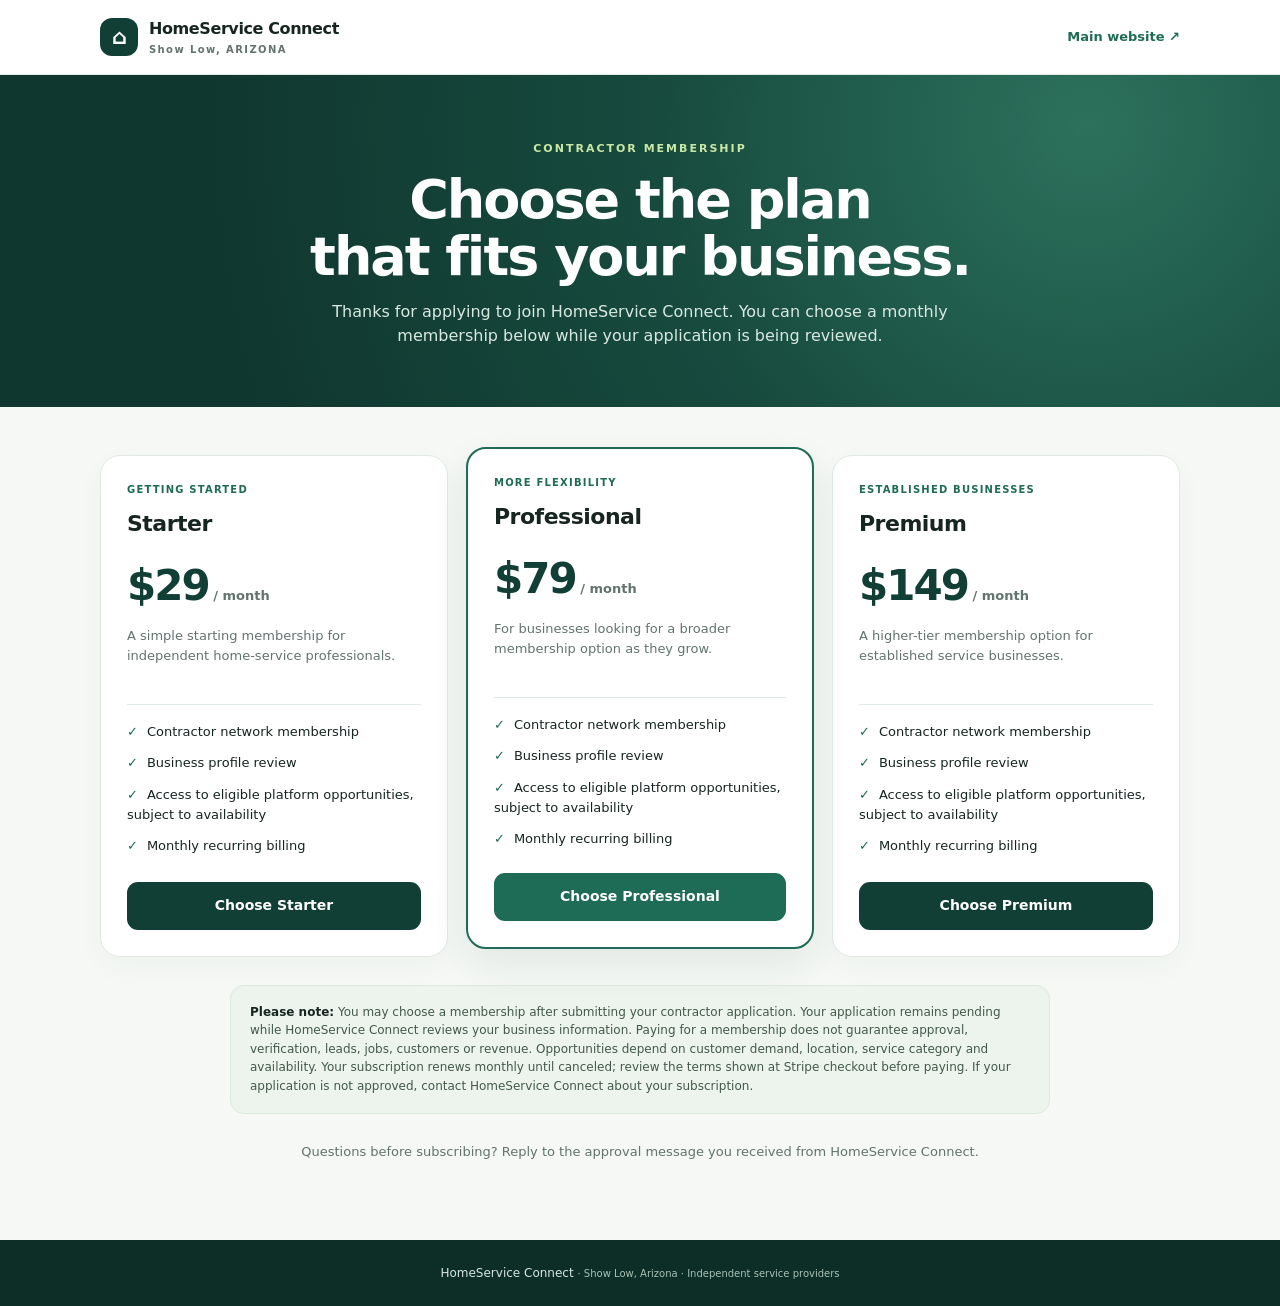
<file: plans.html>
<!DOCTYPE html>
<html lang="en">
<head>
<meta charset="utf-8">
<meta name="viewport" content="width=device-width, initial-scale=1">
<meta name="robots" content="noindex, nofollow">
<meta name="description" content="HomeService Connect contractor membership options.">
<title>Contractor Plans | HomeService Connect</title>
<style>
:root{--green:#123f35;--green2:#1e6b56;--lime:#c9e8a6;--ink:#172521;--muted:#63736d;--paper:#f5f8f5;--line:#e1e9e3;--white:#fff}
*{box-sizing:border-box}body{margin:0;background:var(--paper);color:var(--ink);font-family:Inter,ui-sans-serif,system-ui,-apple-system,"Segoe UI",Roboto,Arial,sans-serif;line-height:1.55}a{color:inherit;text-decoration:none}.wrap{width:min(1080px,calc(100% - 36px));margin:auto}
header{background:white;border-bottom:1px solid var(--line)}.nav{height:74px;display:flex;align-items:center;justify-content:space-between}.brand{display:flex;align-items:center;gap:11px;font-weight:850;letter-spacing:-.4px}.mark{width:38px;height:38px;border-radius:12px;background:var(--green);color:white;display:grid;place-items:center;font-size:21px}.brand small{display:block;color:var(--muted);font-size:10px;letter-spacing:1.4px;font-weight:750}.back{font-size:13px;color:var(--green2);font-weight:750}
.hero{background:radial-gradient(circle at 85% 15%,#2c715c 0,#174b3e 38%,#10372f 78%);color:white;text-align:center;padding:65px 0 58px}.eyebrow{color:var(--lime);font-size:11px;letter-spacing:2px;font-weight:850;text-transform:uppercase}.hero h1{font-size:clamp(34px,6vw,54px);line-height:1.06;letter-spacing:-2px;margin:14px 0}.hero p{max-width:650px;margin:0 auto;color:#d9e8e1;font-size:16px}
main{padding:48px 0 65px}.plans{display:grid;grid-template-columns:repeat(3,1fr);gap:18px;align-items:stretch}.plan{background:white;border:1px solid var(--line);border-radius:20px;padding:26px;display:flex;flex-direction:column;box-shadow:0 10px 32px #183d2d08}.plan.featured{border:2px solid var(--green2);transform:translateY(-8px);box-shadow:0 16px 38px #183d2d15}.tag{font-size:10px;letter-spacing:1.2px;text-transform:uppercase;font-weight:850;color:var(--green2);min-height:17px}.plan h2{font-size:22px;margin:8px 0 3px;letter-spacing:-.5px}.price{font-size:42px;font-weight:900;letter-spacing:-2px;margin:9px 0 0;color:var(--green)}.price span{font-size:13px;letter-spacing:0;font-weight:650;color:var(--muted)}.desc{font-size:13px;color:var(--muted);min-height:60px;margin:8px 0 18px}.rule{height:1px;background:var(--line);margin-bottom:17px}.features{list-style:none;margin:0 0 24px;padding:0;display:grid;gap:11px;font-size:13px}.features li:before{content:"✓";color:var(--green2);font-weight:900;margin-right:9px}.buy{margin-top:auto;display:block;text-align:center;background:var(--green);color:white;padding:13px 16px;border-radius:11px;font-weight:800;font-size:14px}.featured .buy{background:var(--green2)}.buy:hover{filter:brightness(1.08)}
.note{max-width:820px;margin:28px auto 0;background:#edf4ee;border:1px solid #dce9de;border-radius:14px;padding:17px 19px;color:#43584b;font-size:12px}.note strong{color:var(--ink)}.contact{text-align:center;margin-top:28px;color:var(--muted);font-size:13px}.contact a{color:var(--green2);font-weight:800}footer{background:#0c2e27;color:#d7e5df;padding:24px 0;text-align:center;font-size:12px}footer small{color:#a9c1b5}
@media(max-width:800px){.plans{grid-template-columns:1fr;max-width:480px;margin:auto}.plan.featured{transform:none}.desc{min-height:0}.hero{padding:52px 0 45px}}
</style>
</head>
<body>
<header><div class="wrap nav"><a class="brand" href="https://homeservicesite.github.io/homeservice-connect/"><span class="mark">⌂</span><span>HomeService Connect<small>Show Low, ARIZONA</small></span></a><a class="back" href="https://homeservicesite.github.io/homeservice-connect/">Main website ↗</a></div></header>
<section class="hero"><div class="wrap"><div class="eyebrow">Contractor membership</div><h1>Choose the plan<br>that fits your business.</h1><p>Thanks for applying to join HomeService Connect. You can choose a monthly membership below while your application is being reviewed.</p></div></section>
<main><div class="wrap"><section class="plans" aria-label="Contractor membership plans">
<article class="plan"><div class="tag">Getting started</div><h2>Starter</h2><div class="price">$29<span> / month</span></div><p class="desc">A simple starting membership for independent home-service professionals.</p><div class="rule"></div><ul class="features"><li>Contractor network membership</li><li>Business profile review</li><li>Access to eligible platform opportunities, subject to availability</li><li>Monthly recurring billing</li></ul><a class="buy" href="https://buy.stripe.com/cNi00kc60bUl3gHflvbEA00" target="_blank" rel="noopener">Choose Starter</a></article>
<article class="plan featured"><div class="tag">More flexibility</div><h2>Professional</h2><div class="price">$79<span> / month</span></div><p class="desc">For businesses looking for a broader membership option as they grow.</p><div class="rule"></div><ul class="features"><li>Contractor network membership</li><li>Business profile review</li><li>Access to eligible platform opportunities, subject to availability</li><li>Monthly recurring billing</li></ul><a class="buy" href="https://buy.stripe.com/4gM5kEc607E59F54GRbEA01" target="_blank" rel="noopener">Choose Professional</a></article>
<article class="plan"><div class="tag">Established businesses</div><h2>Premium</h2><div class="price">$149<span> / month</span></div><p class="desc">A higher-tier membership option for established service businesses.</p><div class="rule"></div><ul class="features"><li>Contractor network membership</li><li>Business profile review</li><li>Access to eligible platform opportunities, subject to availability</li><li>Monthly recurring billing</li></ul><a class="buy" href="https://buy.stripe.com/aFa00k4DygaBeZpflvbEA02" target="_blank" rel="noopener">Choose Premium</a></article>
</section>
<div class="note"><strong>Please note:</strong> You may choose a membership after submitting your contractor application. Your application remains pending while HomeService Connect reviews your business information. Paying for a membership does not guarantee approval, verification, leads, jobs, customers or revenue. Opportunities depend on customer demand, location, service category and availability. Your subscription renews monthly until canceled; review the terms shown at Stripe checkout before paying. If your application is not approved, contact HomeService Connect about your subscription.</div>
<p class="contact">Questions before subscribing? Reply to the approval message you received from HomeService Connect.</p>
</div></main>
<footer><div class="wrap">HomeService Connect <small>· Show Low, Arizona · Independent service providers</small></div></footer>
</body></html>
</file>
<file: styles.css>
/* =====================================================
   WHITE MOUNTAIN HOME SERVICES
   HOMESERVICE CONNECT - PREMIUM DESIGN SYSTEM
   Phase 1 - Step 1
===================================================== */

:root {
  /* Brand colors */
  --hsc-green: #123f35;
  --hsc-green-dark: #0b2c25;
  --hsc-green-light: #1e6b56;
  --hsc-lime: #c9e8a6;

  /* Backgrounds */
  --hsc-white: #ffffff;
  --hsc-background: #f6f8f6;
  --hsc-surface: #edf3ef;

  /* Text */
  --hsc-text: #172521;
  --hsc-muted: #64746d;
  --hsc-light-text: #dce9e1;

  /* Borders and shadows */
  --hsc-border: #e1e9e3;
  --hsc-shadow:
    0 8px 30px rgba(18, 63, 53, 0.07);

  --hsc-shadow-hover:
    0 16px 38px rgba(18, 63, 53, 0.13);

  /* Shape */
  --hsc-radius-small: 8px;
  --hsc-radius: 14px;
  --hsc-radius-large: 22px;

  /* Layout */
  --hsc-container: 1200px;
  --hsc-transition: 0.25s ease;
}

/* RESET */

* {
  box-sizing: border-box;
}

html {
  scroll-behavior: smooth;
  scroll-padding-top: 90px;
}

body {
  margin: 0;
  font-family:
    Inter,
    -apple-system,
    BlinkMacSystemFont,
    "Segoe UI",
    Arial,
    sans-serif;

  background: var(--hsc-background);
  color: var(--hsc-text);
  line-height: 1.6;
}

img {
  max-width: 100%;
  height: auto;
  display: block;
}

button,
input,
select,
textarea {
  font: inherit;
}

button,
a {
  -webkit-tap-highlight-color: transparent;
}

a {
  color: inherit;
  text-decoration: none;
}

button {
  cursor: pointer;
}

/* SHARED LAYOUT */

.hsc-container {
  width: min(
    var(--hsc-container),
    calc(100% - 40px)
  );
  margin-inline: auto;
}

.hsc-section {
  padding: 76px 0;
}

.hsc-section-light {
  background: var(--hsc-white);
}

.hsc-section-heading {
  max-width: 720px;
  margin: 0 auto 38px;
  text-align: center;
}

.hsc-eyebrow {
  color: var(--hsc-green-light);
  font-size: 12px;
  font-weight: 800;
  letter-spacing: 2px;
  text-transform: uppercase;
}

.hsc-heading {
  color: var(--hsc-green);
  font-size: clamp(28px, 4vw, 42px);
  line-height: 1.15;
  letter-spacing: -1.2px;
  margin: 12px 0;
}

.hsc-description {
  color: var(--hsc-muted);
  font-size: 16px;
  max-width: 650px;
  margin-inline: auto;
}

/* BUTTONS */

.hsc-button {
  display: inline-flex;
  align-items: center;
  justify-content: center;
  gap: 9px;

  min-height: 48px;
  padding: 12px 23px;

  border: 1px solid transparent;
  border-radius: 11px;

  background: var(--hsc-green);
  color: var(--hsc-white);

  font-weight: 750;
  font-size: 14px;

  transition:
    background var(--hsc-transition),
    transform var(--hsc-transition),
    box-shadow var(--hsc-transition);
}

.hsc-button:hover {
  background: var(--hsc-green-light);
  transform: translateY(-2px);
  box-shadow: var(--hsc-shadow);
}

.hsc-button-outline {
  background: transparent;
  border-color: var(--hsc-green);
  color: var(--hsc-green);
}

.hsc-button-outline:hover {
  background: var(--hsc-green);
  color: var(--hsc-white);
}

.hsc-button-light {
  background: var(--hsc-white);
  color: var(--hsc-green);
}

.hsc-button-light:hover {
  background: var(--hsc-surface);
  color: var(--hsc-green-dark);
}

/* CARDS */

.hsc-card {
  background: var(--hsc-white);
  border: 1px solid var(--hsc-border);
  border-radius: var(--hsc-radius);
  padding: 24px;
  box-shadow: var(--hsc-shadow);

  transition:
    transform var(--hsc-transition),
    box-shadow var(--hsc-transition);
}

.hsc-card:hover {
  transform: translateY(-3px);
  box-shadow: var(--hsc-shadow-hover);
}

/* GRID */

.hsc-grid {
  display: grid;
  grid-template-columns: repeat(3, minmax(0, 1fr));
  gap: 22px;
}

.hsc-grid-2 {
  grid-template-columns: repeat(2, minmax(0, 1fr));
}

.hsc-grid-4 {
  grid-template-columns: repeat(4, minmax(0, 1fr));
}

/* FORM ELEMENTS */

.hsc-form-group {
  margin-bottom: 18px;
}

.hsc-label {
  display: block;
  margin-bottom: 7px;
  font-size: 13px;
  font-weight: 750;
  color: var(--hsc-text);
}

.hsc-input,
.hsc-select,
.hsc-textarea {
  width: 100%;
  min-height: 48px;
  padding: 12px 14px;

  background: var(--hsc-white);
  color: var(--hsc-text);

  border: 1px solid var(--hsc-border);
  border-radius: var(--hsc-radius-small);

  outline: none;
  transition: border var(--hsc-transition);
}

.hsc-textarea {
  min-height: 120px;
  resize: vertical;
}

.hsc-input:focus,
.hsc-select:focus,
.hsc-textarea:focus {
  border-color: var(--hsc-green-light);
  box-shadow: 0 0 0 3px rgba(30, 107, 86, 0.1);
}

/* BRAND ELEMENTS */

.hsc-brand {
  display: flex;
  align-items: center;
  gap: 12px;
  color: var(--hsc-green);
  font-weight: 850;
  letter-spacing: -0.4px;
}

.hsc-brand-mark {
  width: 42px;
  height: 42px;
  display: grid;
  place-items: center;

  background: var(--hsc-green);
  color: var(--hsc-white);

  border-radius: 12px;
  font-size: 23px;
}

.hsc-brand small {
  display: block;
  color: var(--hsc-muted);
  font-size: 10px;
  letter-spacing: 1.4px;
  font-weight: 750;
}

/* PREMIUM HERO */

.hsc-hero {
  position: relative;
  overflow: hidden;

  background:
    radial-gradient(
      circle at 85% 15%,
      #2c715c 0,
      #174b3e 38%,
      #10372f 78%
    );

  color: var(--hsc-white);
  padding: 90px 0;
}

.hsc-hero h1 {
  max-width: 850px;
  margin: 0 auto 20px;

  font-size: clamp(38px, 6vw, 64px);
  line-height: 1.08;
  letter-spacing: -2px;
}

.hsc-hero p {
  max-width: 650px;
  margin: 0 auto;

  color: var(--hsc-light-text);
  font-size: 17px;
}

/* BADGES */

.hsc-badge {
  display: inline-flex;
  align-items: center;
  padding: 6px 11px;

  border-radius: 30px;
  background: var(--hsc-surface);
  color: var(--hsc-green);

  font-size: 11px;
  font-weight: 800;
}

/* FOOTER */

.hsc-footer {
  background: var(--hsc-green-dark);
  color: var(--hsc-light-text);
  padding: 55px 0 25px;
}

.hsc-footer a {
  color: var(--hsc-light-text);
}

.hsc-footer a:hover {
  color: var(--hsc-lime);
}

.hsc-footer-bottom {
  border-top: 1px solid rgba(255,255,255,0.12);
  margin-top: 35px;
  padding-top: 20px;
  font-size: 12px;
  color: #a9c1b5;
}

/* ACCESSIBILITY */

.hsc-button:focus-visible,
a:focus-visible,
button:focus-visible,
input:focus-visible,
select:focus-visible,
textarea:focus-visible {
  outline: 3px solid var(--hsc-lime);
  outline-offset: 3px;
}

/* RESPONSIVE DESIGN */

@media (max-width: 900px) {
  .hsc-grid-4 {
    grid-template-columns: repeat(2, minmax(0, 1fr));
  }

  .hsc-grid {
    grid-template-columns: repeat(2, minmax(0, 1fr));
  }

  .hsc-section {
    padding: 60px 0;
  }
}

@media (max-width: 600px) {
  .hsc-container {
    width: min(
      var(--hsc-container),
      calc(100% - 30px)
    );
  }

  .hsc-grid,
  .hsc-grid-2,
  .hsc-grid-4 {
    grid-template-columns: 1fr;
  }

  .hsc-section {
    padding: 48px 0;
  }

  .hsc-hero {
    padding: 65px 0;
  }

  .hsc-hero h1 {
    letter-spacing: -1.3px;
  }

  .hsc-button {
    width: 100%;
  }
}

@media (prefers-reduced-motion: reduce) {
  *,
  *::before,
  *::after {
    scroll-behavior: auto !important;
    transition-duration: 0.01ms !important;
    animation-duration: 0.01ms !important;
  }
}
</file>
